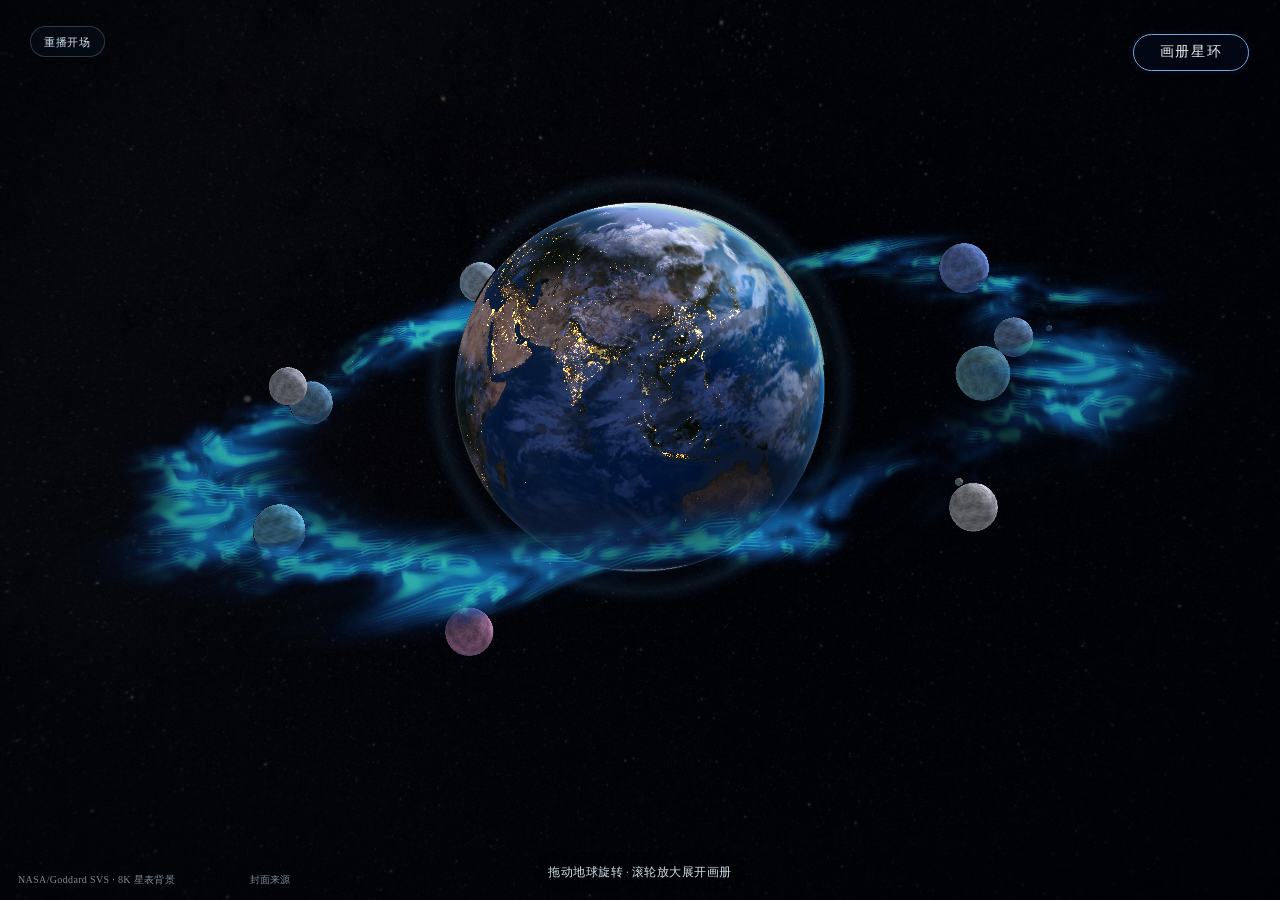
<file: index.html>
<!doctype html>
<html lang="zh-CN">
<head>
  <meta charset="utf-8">
  <meta name="viewport" content="width=device-width,initial-scale=1">
  <meta name="description" content="在旋转地球与星空之间，探索十本旅行画册与它们的记忆坐标。">
  <title>世界视觉档案 · AI 画册系统</title>
  <link rel="icon" type="image/svg+xml" href="data:image/svg+xml,%3Csvg xmlns='http://www.w3.org/2000/svg' viewBox='0 0 64 64'%3E%3Crect width='64' height='64' rx='12' fill='%23f4ead3'/%3E%3Ccircle cx='32' cy='32' r='22' fill='%2335556b'/%3E%3Cpath d='M10 33c9-8 18-4 25-13 4 7 11 10 19 9v12c-9-3-16-1-22 7-5-8-13-8-22-4z' fill='%23ad563f'/%3E%3C/svg%3E">
  <link rel="stylesheet" href="system.css?v=20261015-earth5">
  <link rel="stylesheet" href="assets/cosmos-scene.css?v=20261015-earth5">
  <link rel="stylesheet" href="assets/orbit-players.css?v=20261015-earth5">
  <link rel="stylesheet" href="assets/editorial-projection.css?v=20261015-earth5">
  <link rel="stylesheet" href="assets/book-journey.css?v=20261015-earth5">
</head>
<body>
  <main class="atlas-shell" id="libraryView">
    <section class="library-hero" aria-labelledby="atlas-title">
      <div class="cosmos-stage">
        <canvas id="spaceCanvas" aria-hidden="true"></canvas>
        <canvas id="skyCanvas" aria-hidden="true"></canvas>
        <canvas id="orbitCanvas" aria-hidden="true"></canvas>
        <img id="cosmicFist" class="cosmic-hand-pose" src="assets/cosmos-v3/hand-fist.png" alt="" aria-hidden="true">
        <img id="cosmicUnfurl" class="cosmic-hand-pose" src="assets/cosmos-v3/hand-unfurl.png" alt="" aria-hidden="true">
        <img id="supportingHand" class="supporting-hand" src="assets/cosmos-v3/supporting-hand.png" alt="" aria-hidden="true">
        <canvas id="earthCanvas" aria-hidden="true"></canvas>
        <canvas id="nebulaCanvas" aria-hidden="true"></canvas>
        <canvas id="effectsCanvas" aria-hidden="true"></canvas>
        <div id="cosmicIntroVeil" aria-hidden="true"></div>
        <button id="globeControl" class="globe-control" aria-label="拖动地球旋转，方向键调整方向" title="拖动地球旋转"></button>
        <svg id="orbitGuides" class="orbit-guides" aria-hidden="true"><ellipse id="orbitGuideOne"/><ellipse id="orbitGuideTwo"/></svg>
        <div class="orbital-library" id="shelf" role="group" aria-label="彩色小星球与十本旅行画册" aria-hidden="false"></div>
        <svg class="projection-beam" id="projectionBeam" aria-hidden="true">
          <defs><linearGradient id="hologramLight" x1="0" y1="1" x2="0" y2="0"><stop offset="0" stop-color="#b6e7ff" stop-opacity=".34"/><stop offset=".7" stop-color="#66b7ff" stop-opacity=".19"/><stop offset="1" stop-color="#86cfff" stop-opacity=".06"/></linearGradient></defs>
          <polygon id="projectionCone" fill="url(#hologramLight)"/>
          <path id="projectionLine" fill="none" stroke="#b8e4ff" stroke-opacity=".72" stroke-width="1"/>
        </svg>
        <figure class="memory-projection" id="memoryProjection" aria-hidden="true">
          <div class="projection-image"><img id="projectionImage" src="assets/covers-v2/nanchang-day.jpg" alt=""></div>
          <img class="projection-map" id="projectionMap" src="assets/travel-maps-v2/nanchang.svg" alt="">
          <figcaption><span id="projectionTitle"></span><small id="projectionPlace"></small><ol id="projectionLandmarks"></ol><small id="projectionCoordinates" class="projection-coordinates"></small></figcaption>
          <div class="projection-credits"><a id="projectionCredit" target="_blank" rel="noopener"></a><small id="projectionMapCredit"></small></div>
          <button id="openTravelPhoto" class="photo-expand" aria-label="查看完整地理摄影" title="查看完整地理摄影"><svg viewBox="0 0 24 24" aria-hidden="true"><path d="M9 3H3v6m12-6h6v6M3 15v6h6m12-6v6h-6"/></svg></button>
        </figure>
      </div>

      <button class="atlas-toggle" id="toggleAtlas" aria-label="展开半透明画册星环" aria-expanded="false" aria-controls="shelf">
        <svg viewBox="0 0 30 30" aria-hidden="true"><circle cx="15" cy="15" r="8"/><circle cx="15" cy="15" r="2"/><path d="M4 15h3m16 0h3M15 4v3m0 16v3"/></svg>
        <span>画册星环</span>
      </button>
      <button id="replayCosmicIntro" class="cosmic-replay" aria-label="重播四秒星云开场">重播开场</button>

      <h1 class="atlas-accessible-title" id="atlas-title">世界旅行画册</h1>

      <div class="earth-interface" aria-hidden="true">
        <p><span>EARTH / MEMORY COORDINATES</span><b id="locationReadout">AUTO ORBIT</b></p>
        <i></i>
      </div>
      <p class="journey-status" id="journeyStatus" role="status" aria-live="polite"></p>
      <p class="orbit-hint" id="orbitHint">拖动地球旋转 · 滚轮放大展开画册</p>
      <a class="sky-credit" href="https://svs.gsfc.nasa.gov/3895/" target="_blank" rel="noopener">NASA/Goddard SVS · 8K 星表背景</a>
      <a class="cover-credit" href="https://github.com/chenyi380/visual-photobook-atlas/blob/main/MEDIA-SOURCES.md" target="_blank" rel="noopener">封面来源</a>
    </section>
  </main>

  <section class="reader-layer" id="readerLayer" aria-hidden="true">
    <header>
      <button id="closeReader" aria-label="返回画册星环">← 返回画册星环</button>
      <p><span id="readerBookTitle">南昌</span><small id="readerBookIssue">NANCHANG</small></p>
      <span class="header-balance" aria-hidden="true"></span>
    </header>
    <iframe id="bookFrame" title="互动画册阅读器" loading="eager"></iframe>
  </section>

  <dialog id="travelPhotoDialog" aria-label="完整地理摄影预览"><button id="closeTravelPhoto" class="photo-close" aria-label="关闭地理摄影预览">×</button><div id="travelPhotoContent"></div></dialog>
  <canvas id="journeyCanvas" aria-hidden="true"></canvas>
  <script src="system.js?v=20261015-earth5"></script>
</body>
</html>
</file>
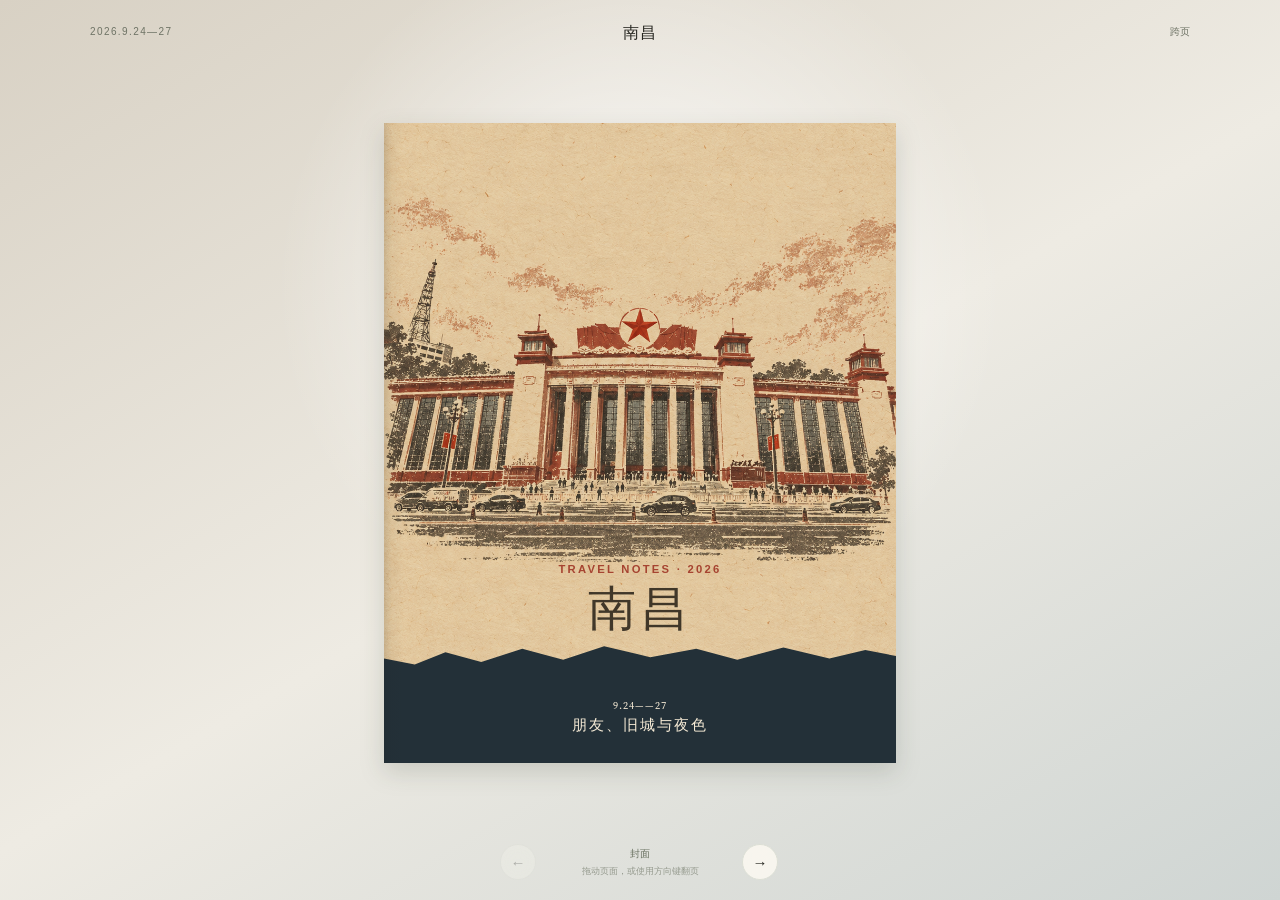
<file: books/nanchang/index.html>
<!doctype html>
<html lang="zh-CN">
<head>
  <meta charset="utf-8">
  <meta name="viewport" content="width=device-width,initial-scale=1">
  <meta name="description" content="2026年9月24日至27日南昌之旅拼贴画册，共收录79张照片。">
  <title>南昌旅行画册</title>
  <link rel="stylesheet" href="styles.css">
  <link rel="stylesheet" href="collage.css">
</head>
<body>
<main class="room">
  <header class="book-header">
    <span>2026.9.24—27</span><h1>南昌</h1><span id="orientation">打开画册</span>
  </header>
  <section class="stage" aria-label="南昌之旅互动拼贴画册">
    <div class="book-rig">
      <div id="book" class="book" data-page-width="512" data-page-height="640">
        <article class="book-page art-page cloth collage-cover recto" data-density="hard" aria-label="封面">
          <div class="cover-memory" aria-hidden="true">
            <img src="assets/art/station-print.png" alt="">
          </div>
          <div class="cover-copy">
            <p>TRAVEL NOTES · 2026</p>
            <h2>南昌</h2>
          </div>
          <div class="cover-date">9.24——27<br><span>朋友、旧城与夜色</span></div>
        </article>
        <article class="book-page art-page cloth collage-back verso" data-density="hard" aria-label="封底">
          <span class="back-mark">南昌 · 2026</span>
          <p>Clay / Blessing / Wheel / Square / Eaves / Night</p>
        </article>
      </div>
    </div>
  </section>
  <footer class="controls" aria-label="画册翻页控制">
    <button id="previous" type="button" aria-label="上一页">←</button>
    <div class="status" aria-live="polite"><span id="page-status">封面</span><small>拖动页面，或使用方向键翻页</small></div>
    <button id="next" type="button" aria-label="下一页">→</button>
  </footer>
</main>
<script src="vendor/page-flip.browser.js"></script>
<script src="book-data.js"></script>
<script src="flipbook.js"></script>
</body>
</html>
</file>
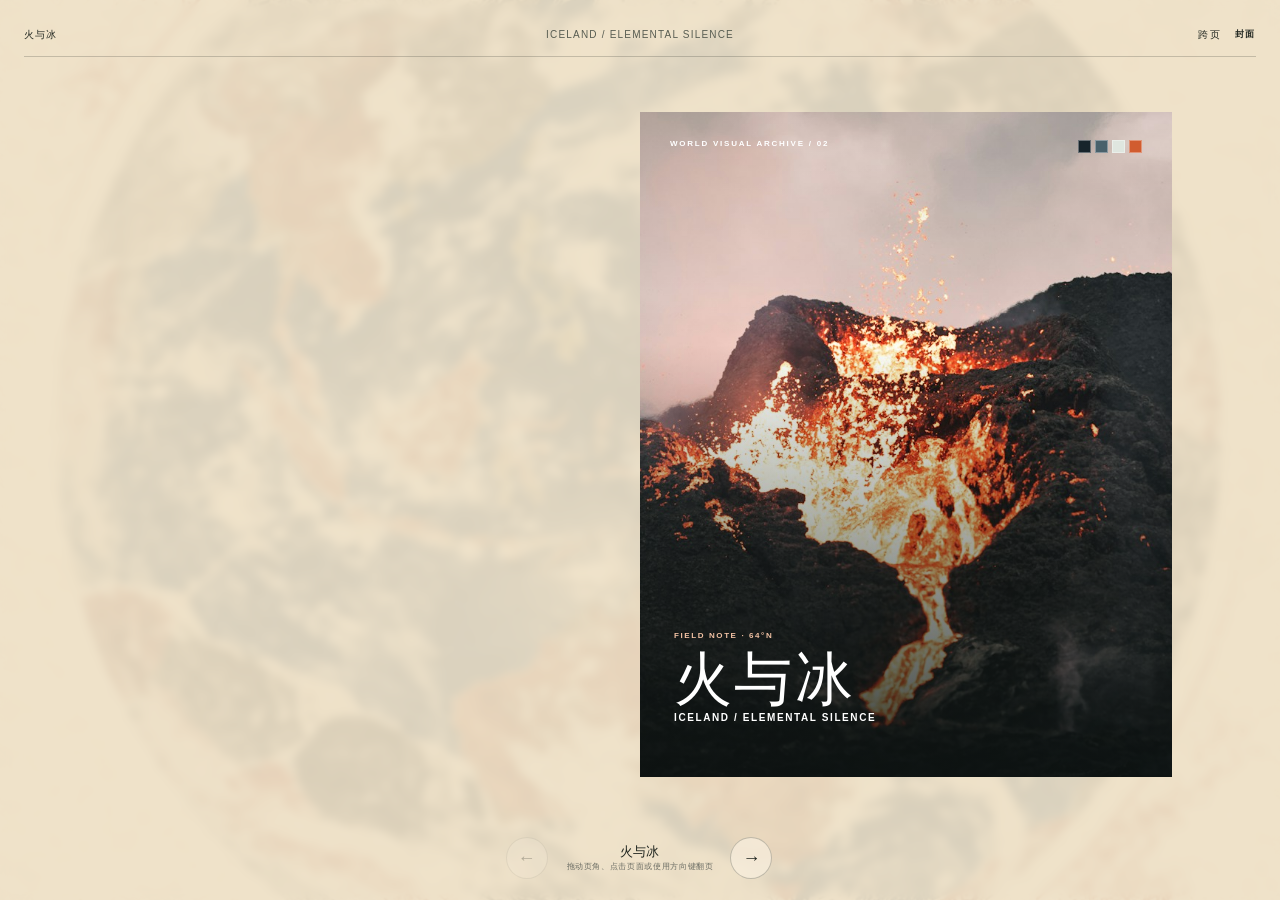
<file: reader.html>
<!doctype html>
<html lang="zh-CN">
<head>
  <meta charset="utf-8">
  <meta name="viewport" content="width=device-width,initial-scale=1">
  <meta name="description" content="世界视觉档案主题画册阅读器">
  <title>世界视觉档案 · 主题画册</title>
  <link rel="stylesheet" href="reader.css">
</head>
<body>
  <main class="reader-shell">
    <header class="reader-head">
      <p><span id="headTitle">火与冰</span></p>
      <p class="head-center" id="headEnglish">ICELAND / ELEMENTAL SILENCE</p>
      <p class="head-status"><span id="orientation">跨页</span><b id="pageStatus">封面</b></p>
    </header>
    <section class="book-stage" aria-label="可翻页主题画册">
      <div id="book" data-page-width="512" data-page-height="640"></div>
    </section>
    <footer class="reader-controls">
      <button id="previous" aria-label="上一页">←</button>
      <p><b id="controlTitle">火与冰</b><span>拖动页角、点击页面或使用方向键翻页</span></p>
      <button id="next" aria-label="下一页">→</button>
    </footer>
  </main>
  <script src="shared/page-flip.browser.js"></script>
  <script src="reader-data.js"></script>
  <script src="reader.js"></script>
</body>
</html>
</file>
<file: system.css>
:root { --ink:#edf2f4; --red:#dd8769; --ice:#9cd7f4; --space:#010309; --serif:"Songti SC","STSong","Noto Serif CJK SC",Georgia,serif; --sans:'Atlas Player Sans',"PingFang SC","Microsoft YaHei",sans-serif; }
* { box-sizing:border-box; }
html,body { width:100%; height:100%; margin:0; }
body { overflow:hidden; color:var(--ink); background:var(--space); font-family:var(--serif); }
button { font:inherit; color:inherit; cursor:pointer; -webkit-tap-highlight-color:transparent; }
button:focus-visible { outline:1px solid #dcefff; outline-offset:5px; }
[hidden] { display:none !important; }
.atlas-shell { position:relative; height:100dvh; }
.library-hero { position:relative; height:100%; isolation:isolate; }
.cosmos-stage { position:fixed; z-index:0; inset:0; overflow:hidden; pointer-events:none; }
#spaceCanvas,#earthCanvas,#effectsCanvas { position:absolute; inset:0; display:block; width:100%; height:100%; }
#spaceCanvas { z-index:0; }
#earthCanvas { z-index:3; }
#effectsCanvas { z-index:4; }
.cosmos-stage::after { content:""; position:absolute; z-index:8; inset:0; pointer-events:none; background:radial-gradient(ellipse at 50% 52%,transparent 35%,rgb(0 0 0 / 12%) 74%,rgb(0 0 0 / 45%) 100%); }
.hero-copy { position:absolute; z-index:10; top:11%; width:100%; text-align:center; pointer-events:none; transition:opacity .6s,transform .8s; }
.eyebrow { margin:0 0 20px; color:#d79479; font:600 10px/1 var(--sans); letter-spacing:.32em; }
.hero-copy h1 { display:flex; align-items:baseline; justify-content:center; gap:.2em; margin:0; white-space:nowrap; font:400 clamp(38px,4.7vw,70px)/1.08 var(--serif); letter-spacing:-.055em; text-shadow:0 3px 24px #000; }
.hero-copy h1 em { color:var(--red); font-style:normal; }
body.orbits-open .hero-copy { opacity:0; transform:translateY(-25px) scale(.88); }
body.journey-active .hero-copy,body.destination-arrived .hero-copy { opacity:0; transform:translateY(-30px); }
.atlas-toggle { position:fixed; z-index:14; top:30px; right:36px; display:flex; gap:10px; align-items:center; padding:10px 16px 10px 11px; border:1px solid rgb(183 218 238 / 28%); border-radius:28px; background:rgb(7 17 29 / 46%); backdrop-filter:blur(18px); box-shadow:0 4px 25px rgb(0 0 0 / 20%); font:500 11px/1 var(--sans); letter-spacing:.12em; transition:background .3s,border-color .3s; }
.atlas-toggle:hover,.atlas-toggle[aria-expanded="true"] { background:rgb(28 59 78 / 60%); border-color:rgb(156 215 245 / 64%); }
.atlas-toggle svg { width:25px; height:25px; fill:none; stroke:#badff4; stroke-width:.9; }
.back-to-space { position:fixed; z-index:14; top:39px; left:36px; padding:8px 0; border:0; background:none; font:500 11px/1 var(--sans); letter-spacing:.08em; }
.orbital-library { display:contents; }
.orbital-book { position:absolute; left:0; top:0; width:var(--book-width,62px); height:var(--book-height,124px); margin:0; padding:0; border:0; background:var(--spine); color:var(--spine-text); transform-origin:center; transform-style:preserve-3d; visibility:hidden; opacity:0; pointer-events:none; box-shadow:7px 6px 15px rgb(0 0 0 / 56%),inset 3px 0 rgb(255 255 255 / 20%); border-radius:1px 3px 3px 1px; transition:opacity .55s,filter .25s,box-shadow .3s; }
.orbital-book::before { content:""; position:absolute; left:0; top:0; bottom:0; width:7px; z-index:2; background:linear-gradient(90deg,rgb(0 0 0 / 20%),rgb(255 255 255 / 10%),transparent); border-right:1px solid rgb(0 0 0 / 16%); }
.orbital-book::after { content:""; position:absolute; right:-5px; top:3px; bottom:3px; width:5px; background:repeating-linear-gradient(0deg,#e1d9c7 0 1px,#8e8e83 1px 2px); transform-origin:left; transform:rotateY(32deg); box-shadow:inset -2px 0 rgb(0 0 0 / 25%); }
body.orbits-open .orbital-book { visibility:visible; pointer-events:auto; }
.orbital-cover { display:block; height:62%; width:100%; overflow:hidden; border-bottom:1px solid rgb(255 255 255 / 14%); }
.orbital-cover img { display:block; height:100%; width:100%; object-fit:cover; filter:saturate(.68) contrast(1.02); }
.orbital-title { display:flex; flex-direction:column; align-items:flex-start; justify-content:center; height:38%; padding:7px 7px 6px 11px; gap:6px; overflow:hidden; text-align:left; }
.orbital-title b { font:400 13px/1.15 var(--serif); letter-spacing:.1em; white-space:nowrap; }
.orbital-title small { display:block; font:600 5px/1 var(--sans); letter-spacing:.08em; white-space:nowrap; opacity:.8; }
.type-kai .orbital-title b { font-family:KaiTi,STKaiti,var(--serif); font-size:14px; }
.type-sans .orbital-title b { font-family:var(--sans); font-size:11px; }
.type-fang .orbital-title b { font-family:FangSong,STFangsong,var(--serif); }
.type-bold .orbital-title b,.type-hei .orbital-title b { font-family:var(--sans); font-size:11px; font-weight:700; }
.orbital-book.active { filter:brightness(1.22); box-shadow:0 0 0 1px #d7edfa,0 0 30px rgb(85 190 250 / 44%),8px 8px 20px #000; }
.orbital-book.departing { opacity:0 !important; pointer-events:none !important; filter:brightness(2); }
.orbit-guides { position:absolute; inset:0; width:100%; height:100%; z-index:2; fill:none; stroke:rgb(142 202 240 / 19%); stroke-width:.6; opacity:0; transition:opacity .6s; }
body.orbits-open .orbit-guides { opacity:1; }
.memory-projection { position:absolute; z-index:9; top:0; left:0; width:244px; margin:0; border:1px solid rgb(171 222 249 / 36%); background:rgb(6 23 40 / 38%); box-shadow:0 0 45px rgb(95 172 232 / 15%),0 18px 30px rgb(0 0 0 / 24%); visibility:hidden; opacity:0; transform:translateY(12px) perspective(800px) rotateY(-8deg); transition:opacity .45s,transform .7s,visibility .45s; pointer-events:none; border-radius:4px; }
.memory-projection.visible { visibility:visible; opacity:1; transform:translateY(0) perspective(800px) rotateY(-8deg); }
.projection-image { position:relative; height:142px; overflow:hidden; background:#0f2840; }
.projection-image img { display:block; width:100%; height:100%; object-fit:cover; opacity:.83; filter:blur(1.1px) saturate(.65) contrast(.9); transform:scale(1.04); }
.projection-image::after { content:""; position:absolute; inset:0; background:linear-gradient(180deg,rgb(107 185 233 / 8%),transparent 40%,rgb(9 23 39 / 47%)),repeating-linear-gradient(0deg,transparent 0 3px,rgb(177 228 255 / 8%) 3px 4px); }
.projection-image i { position:absolute; inset:12px; border:1px solid rgb(218 242 255 / 18%); }
.memory-projection figcaption { display:flex; justify-content:space-between; gap:10px; align-items:center; padding:10px 12px; }
.memory-projection figcaption span { font:400 15px/1 var(--serif); letter-spacing:.12em; }
.memory-projection figcaption small { font:500 6px/1.4 var(--sans); color:#a5cde1; letter-spacing:.08em; text-align:right; max-width:150px; }
.projection-beam { position:absolute; inset:0; width:100%; height:100%; z-index:6; opacity:0; transition:opacity .35s; pointer-events:none; }
.projection-beam.visible { opacity:1; }
.earth-interface { position:fixed; z-index:10; left:36px; bottom:30px; display:flex; align-items:center; gap:16px; color:rgb(200 226 241 / 58%); pointer-events:none; }
.earth-interface p { margin:0; }
.earth-interface span,.earth-interface b { display:block; font-family:var(--sans); }
.earth-interface span { font-size:7px; font-weight:500; letter-spacing:.24em; }
.earth-interface b { margin-top:8px; font-size:8px; color:#b4d7eb; font-weight:500; letter-spacing:.15em; }
.earth-interface i { width:70px; height:1px; background:linear-gradient(90deg,#8baec4,transparent); }
.orbit-hint,.journey-status { position:fixed; z-index:11; bottom:34px; left:50%; transform:translateX(-50%); margin:0; color:#a5bccb; font:400 10px/1 var(--sans); letter-spacing:.14em; text-align:center; white-space:nowrap; pointer-events:none; transition:opacity .3s; }
.journey-status { opacity:0; color:#dceef9; }
.journey-status.visible { opacity:1; }
body.journey-active .orbit-hint,body.destination-arrived .orbit-hint { opacity:0; }
.location-entry { position:fixed; z-index:12; top:0; left:0; min-width:180px; padding:13px 31px 12px 15px; border:1px solid rgb(153 207 236 / 38%); border-left:2px solid #e1a079; background:rgb(5 21 36 / 87%); box-shadow:0 8px 32px rgb(0 0 0 / 25%); backdrop-filter:blur(16px); text-align:left; visibility:hidden; opacity:0; transform:translateY(8px); transition:opacity .5s,transform .5s,visibility .5s,border-color .3s; }
.location-entry.visible { opacity:1; visibility:visible; transform:none; }
.location-entry:hover { border-color:#e1c39a; background:rgb(11 37 55 / 96%); }
.location-entry b { font:400 24px/1 var(--serif); letter-spacing:.12em; }
.location-entry span { margin-left:11px; color:#a7c9de; font:400 9px/1 var(--sans); }
.location-entry small { display:block; margin-top:11px; color:#a5bdcc; font:400 9px/1 var(--sans); letter-spacing:.05em; }
.location-entry i { position:absolute; right:12px; top:12px; font:400 15px/1 var(--sans); color:#e8b38b; font-style:normal; }
.destination-map { position:fixed; z-index:11; right:6vw; top:28%; width:250px; padding:18px 18px 12px; color:#e5f5ff; background:rgb(4 15 28 / 88%); border:1px solid rgb(124 188 223 / 40%); border-top:2px solid #dd9870; box-shadow:0 18px 65px rgb(0 0 0 / 44%); backdrop-filter:blur(16px); opacity:0; visibility:hidden; transform:translateX(20px); transition:opacity .5s,transform .5s,visibility .5s; }
.destination-map.visible { opacity:1; visibility:visible; transform:none; }
.map-eyebrow { margin:0 0 12px; font:600 8px/1 var(--sans); letter-spacing:.2em; color:#d6a57f; }
.destination-map h2 { margin:0; }
.destination-map h2 button { display:block; padding:0; width:100%; border:0; background:none; text-align:left; font:400 26px/1.2 var(--serif); letter-spacing:.1em; }
.destination-map h2 button span { float:right; padding-top:10px; font:400 10px/1 var(--sans); color:#a0c8de; letter-spacing:.06em; }
.destination-map h2 button:hover { color:#f5c39f; }
.destination-map img { display:block; width:100%; margin-top:8px; }
.map-coordinate { margin:8px 0 0; padding-top:10px; border-top:1px solid rgb(123 183 214 / 24%); font:500 10px/1 var(--sans); letter-spacing:.1em; color:#b7d9eb; }
.reader-layer { position:fixed; z-index:30; inset:0; display:grid; grid-template-rows:54px 1fr; visibility:hidden; opacity:0; color:#263039; background:#efe2c8; transform:translateY(16px); transition:opacity .42s,transform .42s,visibility .42s; }
.reader-layer.open { visibility:visible; opacity:1; transform:none; }
.reader-layer>header { display:grid; grid-template-columns:1fr auto 1fr; align-items:center; padding:0 22px; border-bottom:1px solid rgb(43 48 41 / 22%); background:#f7eeda; }
.reader-layer header button { width:max-content; border:0; padding:10px 0; background:none; font:600 10px/1 var(--sans); letter-spacing:.08em; }
.reader-layer header p { margin:0; text-align:center; }
.reader-layer header p span,.reader-layer header p small { display:block; }
.reader-layer header p span { font:400 15px/1.1 var(--serif); }
.reader-layer header p small { margin-top:3px; color:#a44b35; font:600 7px/1 var(--sans); letter-spacing:.18em; }
.header-balance { min-width:100px; }
#bookFrame { width:100%; height:100%; border:0; background:transparent; }
@media(max-width:720px) {
  .atlas-toggle { top:22px; right:18px; padding:8px 12px 8px 8px; gap:5px; font-size:10px; }
  .atlas-toggle svg { width:22px; height:22px; }
  .back-to-space { top:32px; left:18px; font-size:10px; }
  .hero-copy { top:16%; }
  .eyebrow { font-size:7px; margin-bottom:16px; letter-spacing:.24em; }
  .hero-copy h1 { font-size:clamp(29px,8.3vw,40px); gap:.1em; }
  body.orbits-open .hero-copy { opacity:0; }
  .orbital-title { padding:5px 4px 5px 8px; gap:4px; }
  .orbital-title b { font-size:10px; letter-spacing:0; }
  .type-kai .orbital-title b { font-size:11px; }
  .type-sans .orbital-title b,.type-bold .orbital-title b,.type-hei .orbital-title b { font-size:9px; }
  .orbital-title small { font-size:4px; }
  .memory-projection { width:180px; }
  .projection-image { height:105px; }
  .memory-projection figcaption { padding:8px 9px; }
  .memory-projection figcaption span { font-size:13px; }
  .memory-projection figcaption small { font-size:5px; }
  .earth-interface { left:18px; bottom:20px; }
  .earth-interface span { display:none; }
  .earth-interface b { font-size:6px; letter-spacing:.03em; }
  .earth-interface i { width:24px; }
  .orbit-hint,.journey-status { bottom:53px; font-size:8px; letter-spacing:.04em; }
  .location-entry { min-width:170px; padding:12px 24px 11px 13px; }
  .location-entry b { font-size:21px; }
  .location-entry span { font-size:8px; margin-left:7px; }
  .location-entry small { font-size:8px; }
  .destination-map { top:auto; bottom:102px; right:18px; width:170px; padding:12px; }
  .destination-map h2 button { font-size:22px; }
  .destination-map h2 button span { float:none; display:block; padding-top:6px; font-size:9px; }
  .map-eyebrow { font-size:6px; }
  .map-coordinate { font-size:8px; }
  .reader-layer>header { padding:0 12px; }
  .header-balance { min-width:70px; }
}
/* SpaceEngine-inspired night scene: glass surfaces remain real HTML controls. */
.orbital-book { visibility:visible; pointer-events:auto; background:none; color:#e6f1ff; box-shadow:none; border-radius:12px; transition:opacity .45s,filter .25s; }
.orbital-book::before,.orbital-book::after { display:none; }
.asteroid-art { position:absolute; inset:0; opacity:1; transition:opacity .8s,filter .3s; }
.asteroid-art>img { display:block; width:100%; height:100%; object-fit:contain; transform:rotate(var(--rock-turn)); filter:drop-shadow(0 2px 9px #000); }
.asteroid-art>span { position:absolute; left:50%; top:100%; transform:translateX(-50%); padding:4px 7px; color:#d5eaff; font:400 12px/1.3 var(--serif); white-space:nowrap; opacity:0; transition:opacity .3s; }
.orbital-book:hover .asteroid-art>span,.orbital-book:focus-visible .asteroid-art>span { opacity:1; }
.orbital-book:hover .asteroid-art { filter:drop-shadow(0 0 9px #80c4f77a) brightness(1.22); }
.holographic-book { position:absolute; inset:0; display:flex; align-items:center; gap:9px; padding:7px; border:1px solid rgb(170 207 255 / 66%); border-radius:10px; background:linear-gradient(130deg,rgb(91 117 183 / 24%),rgb(7 18 39 / 66%) 55%,rgb(64 91 163 / 20%)); box-shadow:inset 0 0 13px rgb(155 190 255 / 14%),0 0 13px rgb(98 149 238 / 17%); backdrop-filter:blur(8px); opacity:0; transform:scale(.3); transition:opacity .8s,transform .8s,border-color .3s,box-shadow .3s; overflow:hidden; }
body.orbits-open .asteroid-art { opacity:0; }
body.orbits-open .holographic-book { opacity:1; transform:scale(1); }
.orbital-cover { width:36%; height:100%; flex:none; border:0; border-radius:5px; }
.orbital-cover img { filter:saturate(.83); }
.orbital-title { height:100%; padding:0; flex:1; gap:7px; justify-content:center; }
.orbital-title b { font-size:clamp(16px,1.15vw,20px); letter-spacing:.04em; }
.orbital-title small { font:400 7px/1.25 Georgia,serif; letter-spacing:.09em; color:#b5cbe2; }
.type-kai .orbital-title b { font-size:clamp(17px,1.2vw,21px); }
.type-sans .orbital-title b { font-size:clamp(14px,1.03vw,18px); }
.type-bold .orbital-title b,.type-hei .orbital-title b { font-size:clamp(14px,1.03vw,18px); }
.orbital-book.active { filter:none; box-shadow:none; }
.orbital-book.active .holographic-book { border-color:#d2ecff; box-shadow:0 0 18px rgb(104 192 255 / 60%),inset 0 0 18px rgb(116 201 255 / 22%); background:linear-gradient(120deg,rgb(80 144 216 / 44%),rgb(6 22 45 / 82%)); }
.orbit-guides { stroke:rgb(132 180 248 / 46%); stroke-width:.7; filter:drop-shadow(0 0 3px rgb(110 160 255 / 25%)); }
.memory-projection { width:362px; height:204px; border:1px solid rgb(151 203 255 / 65%); border-radius:9px; overflow:hidden; transform:translateY(15px) scale(.94); box-shadow:0 0 30px rgb(79 159 252 / 21%),0 15px 30px #0008; }
.memory-projection.visible { transform:translateY(0) scale(1); }
.projection-image { position:absolute; inset:0; height:100%; background:#0c1826; }
.projection-image img { opacity:.9; filter:blur(.4px) saturate(.70); transform:scale(1.03); }
.projection-image::after { background:linear-gradient(90deg,rgb(5 19 35 / 89%),rgb(15 31 52 / 37%) 42%,rgb(14 37 55 / 3%) 80%),linear-gradient(180deg,rgb(37 79 106 / 26%),transparent 60%,rgb(3 14 29 / 47%)); }
.projection-map { position:absolute; height:166px; width:166px; right:12px; top:5px; object-fit:contain; opacity:.85; filter:drop-shadow(0 0 7px #78bffe); }
.memory-projection figcaption { position:absolute; left:18px; top:26px; display:flex; flex-direction:column; align-items:flex-start; gap:12px; padding:0; max-width:165px; text-shadow:0 2px 12px #000; }
.memory-projection figcaption span { font:400 26px/1.1 var(--serif); letter-spacing:.12em; }
.memory-projection figcaption small { font:400 8px/1.5 var(--sans); color:#c2def0; text-align:left; letter-spacing:.1em; max-width:150px; }
.projection-beam { z-index:5; }
.earth-interface { color:#b5c9de6b; }
@media(max-width:720px) {
  .holographic-book { padding:5px; gap:5px; border-radius:7px; }
  .orbital-cover { width:29px; border-radius:3px; }
  .orbital-title { gap:4px; padding:0; }
  .orbital-title b,.type-kai .orbital-title b { font-size:12px; }
  .type-sans .orbital-title b,.type-hei .orbital-title b,.type-bold .orbital-title b { font-size:11px; }
  .orbital-title small { font-size:5px; letter-spacing:0; }
  .memory-projection { width:252px; height:172px; }
  .projection-map { right:1px; top:13px; height:135px; width:135px; }
  .memory-projection figcaption { left:12px; top:21px; gap:10px; max-width:115px; }
  .memory-projection figcaption span { font-size:23px; }
  .memory-projection figcaption small { max-width:106px; font-size:6px; }
}
/* Reference-locked space atlas and Venice-style editorial map projection. */
#orbitCanvas { position:absolute; inset:0; width:100%; height:100%; z-index:2; pointer-events:none; }
.cosmos-stage::after { background:none; }
.hero-copy,.earth-interface { display:none; }
.atlas-toggle { top:30px; right:40px; padding:10px 19px; border-color:#8db8ff9c; box-shadow:0 0 10px #679cff15; background:#050d1a9c; }
.atlas-toggle svg { display:none; }
.planet-art { position:absolute; inset:0; opacity:1; transition:opacity .75s,filter .3s; }
.planet-art>img { display:block; width:100%; height:100%; object-fit:contain; transform:rotate(var(--rock-turn)); filter:drop-shadow(0 0 5px #77bfff66); }
.planet-art>span { position:absolute; left:50%; top:100%; transform:translateX(-50%); padding:6px 9px; font:400 13px/1.2 var(--serif); white-space:nowrap; opacity:0; transition:opacity .25s; text-shadow:0 0 10px #000; }
.orbital-book:hover .planet-art>span,.orbital-book:focus-visible .planet-art>span { opacity:1; }
.orbital-book:hover .planet-art { filter:brightness(1.18) drop-shadow(0 0 10px #acd6ff99); }
body.orbits-open .planet-art { opacity:0; }
.holographic-book { padding:7px; gap:9px; border:1px solid #a5c9ffb8; border-radius:9px; background:linear-gradient(130deg,#759bf82b,#08142fa8 65%,#3166aa2b); box-shadow:inset 0 0 14px #9dcaff29,0 0 15px #81b2ff26; }
.orbital-cover { width:49%; }
.orbital-title b { font-family:Georgia,'Songti SC','STSong',serif; font-size:clamp(16px,1.20vw,21px); font-weight:400; }
.orbital-title small { font:400 clamp(8px,.70vw,12px)/1.2 Georgia,'Times New Roman',serif; letter-spacing:.045em; }
.orbital-book.active .holographic-book { transform:translate(var(--feature-x,0px),var(--feature-y,0px)); border:1.5px solid #d6f3ff; box-shadow:0 0 7px #77c5ff,0 0 24px #63a4ffa6,inset 0 0 25px #3d91df66; background:linear-gradient(120deg,#4b91d885,#071a42d9); }
.orbit-guides { stroke:#80aaffc7; stroke-width:1.15; filter:drop-shadow(0 0 4px #568cff99); }
.memory-projection { width:500px; height:289px; border:1px solid #94c1ffb3; border-radius:8px; background:#acc3cd; box-shadow:0 0 5px #579bff8c,0 0 25px #549af633; }
.projection-image { background:#a7c4d1; }
.projection-image img { opacity:.82; object-position:50% 70%; filter:saturate(.43) brightness(1.20) contrast(.76); transform:scale(1.025); }
.projection-image::after { background:linear-gradient(180deg,#adc7d8d9 0%,#c4d8dfe0 34%,#cedce0bb 67%,#c1d1d359 100%); }
.projection-image::before { content:''; position:absolute; z-index:2; left:55%; top:0; width:45%; height:62%; background:radial-gradient(ellipse at 48% 28%,#fffef5ed 0%,#fffce2ad 9%,#fff3d94d 22%,transparent 57%); mix-blend-mode:screen; pointer-events:none; }
.projection-map { z-index:3; width:100%; height:100%; inset:0; object-fit:fill; opacity:1; filter:none; }
.memory-projection figcaption { z-index:4; left:4.7%; top:7.8%; max-width:45%; padding:0; gap:0; color:#334e5e; text-shadow:none; }
.memory-projection figcaption span { font:400 calc(51px * var(--projection-unit,.56))/1.15 Georgia,'Times New Roman',serif; letter-spacing:.21em; }
.memory-projection figcaption small { max-width:none; margin-top:6px; color:#334e5e; font:400 calc(19px * var(--projection-unit,.56))/1.2 Georgia,'Times New Roman',serif; letter-spacing:.3em; }
#projectionCoordinates { display:none; }
#projectionLandmarks { margin:17px 0 0; padding-left:18px; color:#354e5b; font:400 max(10px,calc(14px * var(--projection-unit,.56)))/1.55 Georgia,'Times New Roman',serif; letter-spacing:.01em; }
#projectionLandmarks li { padding-left:7px; white-space:nowrap; }
.projection-beam { filter:drop-shadow(0 0 5px #78c5ff55); }
.orbit-hint { bottom:38px; font:400 13px/1.4 Georgia,'Songti SC',serif; color:#bdcddd; letter-spacing:.12em; }
body:not(.orbits-open) .orbit-hint { bottom:18px; }
@media(max-width:720px) {
  .atlas-toggle { top:22px; right:18px; padding:8px 13px; }
  .holographic-book { padding:4px; gap:5px; }
  .orbital-cover { width:29px; }
  .orbital-title b,.type-kai .orbital-title b { font-size:11px; }
  .type-bold .orbital-title b,.type-hei .orbital-title b,.type-sans .orbital-title b { font-size:10px; }
  .orbital-title small { font-size:5px; }
  .memory-projection figcaption { left:4.7%; top:7.8%; gap:0; }
  #projectionLandmarks { font-size:6px; line-height:1.55; margin-top:10px; padding-left:11px; }
  #projectionLandmarks li { padding-left:3px; }
  .orbit-hint { font-size:9px; bottom:25px; }
}
@media(prefers-reduced-motion:reduce) { *,*::before,*::after { transition-duration:.001ms !important; } }
/* Reference 1 is the composition lock; the star background is real photography. */
#skyCanvas {position:absolute;inset:0;width:100%;height:100%;z-index:1;display:block;pointer-events:none;}
.orbit-guides {display:none;}
.orbital-book::before,.orbital-book::after {display:none;}
.orbital-book {transition:opacity .35s;}
body:not(.orbits-open) .planet-art>img {opacity:0;}
body[data-renderer="software-sphere"] .planet-art>img {opacity:1;}
.planet-art {filter:none !important;}
.planet-art>span {top:calc(100% + 4px);color:#edf3ff;font-size:12px;text-shadow:0 1px 8px #000;}
.holographic-book {padding:8px;gap:13px;border:1.2px solid #9cbcf5;border-radius:10px;background:linear-gradient(115deg,#192b51c9,#091426d4 75%);box-shadow:inset 0 0 18px #8fb7ff26,0 0 12px #649ff830;backdrop-filter:blur(3px);transition:opacity .8s,transform .8s,border-color .25s,box-shadow .25s;}
.orbital-cover {width:53%;border-radius:5px;height:100%;}
.orbital-cover img {filter:saturate(1.05) contrast(1.03);}
.orbital-title {gap:9px;overflow:visible;}
.orbital-title b {font:400 clamp(17px,1.23vw,26px)/1.15 'SimSun','Songti SC','STSong',serif;letter-spacing:.08em;}
.orbital-title small {font:400 clamp(9px,.72vw,16px)/1.2 Georgia,'Times New Roman',serif;letter-spacing:.025em;color:#dce9ff;opacity:1;}
.orbital-book.active .holographic-book {transform:scale(1);border:2px solid #d4f3ff;box-shadow:0 0 5px #b1e8ff,0 0 21px #4d9fff,inset 0 0 32px #4b83cc80;background:linear-gradient(115deg,#325888d9,#0b2347e6);}
.orbital-book.active .orbital-title b {font-size:clamp(22px,1.6vw,36px);}
.orbital-book.active .orbital-title small {font-size:clamp(9px,.72vw,16px);}
.orbital-book.active[data-book="nanchang"] .orbital-title small {font-size:clamp(11px,.9vw,20px);}
.orbital-book.active[data-book="naoshima"] .orbital-title b {font-size:clamp(18px,1.25vw,28px);letter-spacing:.035em;}
.orbital-book[data-book="nanchang"] .orbital-cover img {height:124%;transform:translateY(-4%) scale(1.07);transform-origin:50% 0%;object-position:40% top;}
.memory-projection {background:#101e36;border:1.3px solid #9ecaff;border-radius:10px;box-shadow:0 0 4px #80c7ff,0 0 20px #387ced50;}
.projection-image {background:#142744;}
.projection-image img {opacity:1;filter:saturate(1.05) contrast(1.02);transform:scale(1);object-position:center;}
.memory-projection[data-book="nanchang"] .projection-image img {transform:scale(1.075);object-position:center 55%;}
.projection-image::before {display:none;}
.projection-image::after {background:linear-gradient(90deg,#07152bef,#0a1734b8 27%,#16365216 62%,transparent),linear-gradient(180deg,#15245112,#04102c26);}
.projection-map {inset:3% auto auto 35%;width:31%;height:94%;object-fit:contain;opacity:1;filter:drop-shadow(0 0 3px #60adff) drop-shadow(0 0 8px #327aff);}
.memory-projection figcaption {left:5.8%;top:17%;max-width:29%;color:#e8f2ff;}
.memory-projection figcaption span {font:400 calc(30px * var(--projection-unit,1))/1.2 'SimSun','Songti SC',serif;letter-spacing:.12em;white-space:nowrap;}
.memory-projection figcaption small {font:400 calc(16px * var(--projection-unit,1))/1.4 Georgia,'Times New Roman',serif;letter-spacing:.07em;color:#e2efff;margin-top:7px;white-space:nowrap;}
#projectionLandmarks {display:none;}
#projectionCoordinates {display:block;font-size:calc(14px * var(--projection-unit,1));letter-spacing:.035em;margin-top:7px;}
.projection-beam {filter:none;}
.atlas-toggle {font:400 14px/1.2 'SimSun',serif;top:3.8vh;right:2.4vw;padding:9px 26px;background:#03112666;border-color:#76a8e4;}
.sky-credit {position:fixed;z-index:11;left:18px;bottom:14px;color:#aab8c9;font:400 10px/1.3 Georgia,serif;text-decoration:none;letter-spacing:.035em;}
.sky-credit:hover {color:#fff;text-decoration:underline;}
.orbit-hint {font:400 14px/1.4 'SimSun',serif;bottom:4.8vh;text-shadow:0 1px 5px #000,0 0 14px #000;}
@media(max-width:720px){
  .holographic-book{padding:4px;gap:5px;border-radius:6px;}
  .orbital-cover{width:46%;border-radius:3px;}
  .orbital-title{gap:4px;}
  .orbital-title b{font-size:11px;letter-spacing:.015em;}
  .orbital-title small{font-size:5px;letter-spacing:0;}
  .orbital-book.active .orbital-title b{font-size:12px;}
  .orbital-book.active .orbital-title small{font-size:5px;}
  .orbital-book.active[data-book="nanchang"] .orbital-title small{font-size:5px;}
  .orbital-book[data-book="naoshima"] .orbital-title b,.orbital-book.active[data-book="naoshima"] .orbital-title b{font-size:9px;letter-spacing:0;}
  .atlas-toggle{font-size:11px;top:18px;right:16px;padding:8px 15px;}
  .sky-credit{font-size:7px;left:10px;bottom:9px;}
  .orbit-hint{font-size:9px;bottom:28px;}
}
/* Curved cylindrical tiles and photo-preserving editorial projection. */
.globe-control{position:absolute;z-index:5;border:0;border-radius:50%;background:transparent;color:transparent;padding:0;cursor:grab;touch-action:none;pointer-events:auto;}
.globe-control[data-dragging="true"]{cursor:grabbing;}
.globe-control:focus-visible{outline:1px dashed #9ac9eb;outline-offset:8px;}
.curved-tile{display:block;padding:0;border:0;background:none;box-shadow:none;backdrop-filter:none;border-radius:0;transform-style:preserve-3d;overflow:visible;}
.orbital-book{transform-style:preserve-3d;will-change:transform;filter:none!important;box-shadow:none!important;}
.tile-segment{position:absolute;left:50%;top:0;width:calc(var(--book-width) / 11 + .55px);height:100%;margin-left:calc(var(--book-width) / -22);overflow:hidden;backface-visibility:hidden;}
.tile-face{position:absolute;top:0;left:calc(var(--segment) * var(--book-width) / -11);width:var(--book-width);height:100%;display:flex;align-items:center;padding:8px;gap:13px;border:1.2px solid #91bcf4;border-radius:10px;background:linear-gradient(110deg,#1a3155e6,#071124e6);box-shadow:inset 0 0 19px #6aa8ef30;}
.orbital-book.active .curved-tile{border:0;box-shadow:none;background:none;transform:none;}
.orbital-book.active .tile-face{border:2px solid #8edaff;box-shadow:inset 0 0 21px #5197df70;background:linear-gradient(115deg,#254a7bdc,#102746ed);}
.orbital-cover img,.orbital-book[data-book="nanchang"] .orbital-cover img{filter:none;height:100%;transform:none;object-position:center;}
.memory-projection{border:1px solid #aecbdd66;border-radius:3px;background:none;box-shadow:0 0 18px #74bfff18;overflow:hidden;}
.projection-image{inset:0;background:none;}
.projection-image img,.memory-projection[data-book="nanchang"] .projection-image img{height:100%;width:100%;object-fit:contain;opacity:1;filter:none;transform:none;object-position:center;}
.projection-image::after{display:none;}
.projection-map{inset:0 auto auto 18%;width:80%;height:38%;object-fit:contain;object-position:50% 0%;opacity:.88;filter:none;}
.memory-projection figcaption{left:4.4%;top:6%;max-width:84%;color:#263539;text-shadow:none;}
.memory-projection figcaption span{font:400 calc(18px * var(--projection-unit,1))/1.15 Georgia,'Times New Roman',serif;letter-spacing:.20em;white-space:normal;}
.memory-projection figcaption small{font:italic 400 calc(11px * var(--projection-unit,1))/1.4 Georgia,'Times New Roman',serif;letter-spacing:.13em;color:#354347;margin-top:5px;white-space:normal;}
.memory-projection figcaption ol{display:none;}
.projection-coordinates{display:block!important;font-size:calc(9px * var(--projection-unit,1))!important;font-style:normal!important;letter-spacing:.03em!important;margin-top:5px;}
.memory-projection[data-book="lava-field"] figcaption,.memory-projection[data-book="dune-notes"] figcaption,.memory-projection[data-book="lava-field"] figcaption small,.memory-projection[data-book="dune-notes"] figcaption small{color:#ece9df;}
.memory-projection.visible{pointer-events:auto;}
.photo-expand{position:absolute;z-index:10;right:7px;top:7px;padding:5px;width:25px;height:25px;background:#07172680;border:1px solid #c8d8df66;border-radius:3px;opacity:0;transition:opacity .2s;}
.projection-image,.projection-map,.memory-projection figcaption{pointer-events:none;}
.memory-projection:hover .photo-expand,.memory-projection:focus-within .photo-expand{opacity:1;}
.photo-expand svg{width:100%;height:100%;fill:none;stroke:#eef5f5;stroke-width:1.2;}
#travelPhotoDialog{padding:0;margin:auto;border:0;background:transparent;overflow:visible;max-width:94vw;max-height:94vh;}
#travelPhotoDialog::backdrop{background:#02070ee8;backdrop-filter:blur(6px);}
.memory-projection.photo-expanded{position:relative;transform:none;transition:none;box-shadow:none;border:0;}
.photo-close{position:absolute;right:-36px;top:0;z-index:20;width:30px;height:30px;padding:0;background:transparent;border:0;font:28px/1 Georgia,serif;color:#e5e7e5;}
.photo-expanded .projection-credits{font-size:11px;bottom:8px;left:10px;right:10px;}
.projection-credits{position:absolute;bottom:4px;left:6px;right:6px;display:flex;justify-content:space-between;gap:10px;color:#e3e8e9;font:7px/1.2 Georgia,serif;text-shadow:0 1px 3px #000;}
.projection-credits a{color:inherit;max-width:56%;text-decoration:none;}
.projection-credits small{font:inherit;text-align:right;}
.cover-credit{position:fixed;z-index:11;left:250px;bottom:14px;color:#aab8c9;font:10px/1.3 Georgia,serif;text-decoration:none;}
.cover-credit:hover{text-decoration:underline;color:white;}
.projection-beam.visible{opacity:1;}
@media(max-width:720px){
 .tile-face{padding:4px;gap:5px;border-radius:5px;}
 .memory-projection figcaption span{font-size:12px;}
 .memory-projection figcaption small{font-size:8px;}
 #projectionCoordinates{font-size:6px;}
 .projection-credits{font-size:5px;}
 .photo-close{right:0;top:-32px;}
 .photo-expanded .projection-credits{font-size:6px;}
 .cover-credit{left:174px;bottom:9px;font-size:7px;}
}
/* Continuous wheel reveal: no CSS timer fights the reversible camera coordinate. */
.holographic-book,.planet-art{transition:none!important;}
.holographic-book{opacity:var(--book-opacity,0)!important;}
.planet-art{opacity:var(--planet-opacity,1)!important;}
.orbital-book{transition:none;}
.tile-face{padding:calc(var(--book-width) * .035);gap:calc(var(--book-width) * .035);}
.tile-face .orbital-cover{width:47%;flex-shrink:0;}
.tile-face .orbital-title{min-width:0;}
.orbital-book.active .orbital-title b{font-size:clamp(17px,1.23vw,26px);}
.orbital-book.active .orbital-title small,.orbital-book.active[data-book="nanchang"] .orbital-title small{font-size:clamp(9px,.72vw,16px);}
.projection-map{inset:0;width:100%;height:100%;object-fit:fill;opacity:1;filter:none;}
.memory-projection figcaption{max-width:27%;}
.memory-projection figcaption span{font-size:calc(14px * var(--projection-unit,1));letter-spacing:.20em;}
.memory-projection figcaption small{font-size:calc(8.5px * var(--projection-unit,1));}
.memory-projection figcaption .projection-coordinates{font-size:calc(6px * var(--projection-unit,1))!important;}
.memory-projection.photo-expanded{width:min(1200px,85vw,calc((100vh - 100px) * var(--photo-ratio)))!important;height:auto!important;aspect-ratio:var(--photo-ratio);container-type:inline-size;}
.photo-expanded figcaption span{font-size:2.333cqw!important;}
.photo-expanded figcaption small{font-size:1.4167cqw!important;}
.photo-expanded figcaption .projection-coordinates{font-size:1cqw!important;}
#journeyCanvas{position:fixed;inset:0;z-index:40;width:100vw;height:100vh;pointer-events:none;display:none;}
#journeyCanvas.visible{display:block;pointer-events:auto;}
.journey-card{position:fixed;left:0;top:0;z-index:41;display:flex;align-items:center;gap:12px;padding:8px;background:#183252df;border:1px solid #a3ddff;border-radius:9px;color:#eff7ff;font:20px/1.2 SimSun,Georgia,serif;box-shadow:0 0 18px #77cfff;transform-origin:center;pointer-events:none;will-change:transform,opacity;}
.journey-card img{width:53%;height:100%;object-fit:cover;border-radius:4px;}
body.journey-active .orbital-book.active{opacity:0!important;}
body.journey-active #libraryView{pointer-events:none;}
body.journey-active .globe-control,body.journey-active .orbital-book,body.journey-active .memory-projection{pointer-events:none!important;}
@media(max-width:720px){
 .orbital-book.active .orbital-title b{font-size:11px;}
 .orbital-book.active .orbital-title small,.orbital-book.active[data-book="nanchang"] .orbital-title small{font-size:5px;}
 .orbital-book[data-book="naoshima"] .orbital-title b,.orbital-book.active[data-book="naoshima"] .orbital-title b{font-size:8px;}
 .memory-projection figcaption span{font-size:calc(14px * var(--projection-unit,1));}
 .memory-projection figcaption small{font-size:calc(8.5px * var(--projection-unit,1));}
 .journey-card{font-size:11px;padding:4px;gap:5px;}
}
</file>
<file: assets/cosmos-scene.css>
@font-face{font-family:'Atlas Player Sans';src:url('fonts/manrope-variable.ttf') format('truetype');font-weight:200 800;font-display:swap;}
.cosmos-stage{background:#000207;}
#skyCanvas{opacity:.27;transition:opacity 1.2s;}
.orbits-open #skyCanvas{opacity:.36;}
.cosmos-stage::after{background:radial-gradient(ellipse at 50% 44%,transparent 20%,#00040a30 65%,#000207b3 100%);}
.supporting-hand,.cosmic-hand-pose{position:absolute;z-index:2;height:auto;max-width:none;pointer-events:none;transform-origin:50% 0;will-change:opacity,transform;opacity:0;}
#nebulaCanvas{position:absolute;inset:0;z-index:4;width:100%;height:100%;pointer-events:none;}
#cosmicIntroVeil{position:fixed;inset:0;z-index:12;background:#000;opacity:1;pointer-events:none;will-change:opacity;}
.cosmic-intro-active .atlas-toggle,.cosmic-intro-active .orbit-hint,.cosmic-intro-active .sky-credit,.cosmic-intro-active .cover-credit{opacity:0;pointer-events:none;}
.cosmic-intro-active .orbital-book,.cosmic-intro-active .globe-control{pointer-events:none!important;}
.cosmic-replay{position:fixed;top:26px;left:30px;z-index:14;display:inline-flex;align-items:center;gap:7px;border:1px solid #8ea7c54d;border-radius:999px;padding:8px 13px;background:#07111b80;color:#d2e6f6;font:11px/1.2 'Atlas Player Sans','Microsoft YaHei',sans-serif;letter-spacing:.06em;cursor:pointer;}
.cosmic-replay svg{width:13px;height:13px;fill:none;stroke:currentColor;stroke-width:1.25;}
.cosmic-replay:hover{background:#162d4370;color:#fff;}
.cosmic-replay:focus-visible{outline:2px solid #c8e9ff;outline-offset:4px;}
.cosmic-intro-active .cosmic-replay{opacity:0;pointer-events:none;}
body.reading .cosmic-replay{display:none;}
.atlas-accessible-title{position:absolute;width:1px;height:1px;padding:0;margin:-1px;overflow:hidden;clip-path:inset(50%);white-space:nowrap;}
.orbit-hint{font-family:'Atlas Player Sans','Microsoft YaHei',sans-serif;font-size:12px;color:#d4e5ef;letter-spacing:.04em;line-height:1.7;bottom:4%;}
.sky-credit,.cover-credit{opacity:.75;font-size:10px;}
::selection{background:#94dfff;color:#071326;}
:focus-visible{outline-color:#f2e7ce;}
@media(max-width:720px){.orbit-hint{max-width:85vw;font-size:11px;white-space:normal;bottom:6%;}.sky-credit,.cover-credit{font-size:10px;bottom:10px;}.cover-credit{left:auto;right:10px;}.supporting-hand{z-index:2;}}
@media(max-width:720px){.cosmic-replay{top:22px;left:15px;font-size:10px;padding:7px 10px;}}
@media(prefers-reduced-motion:reduce){#cosmicIntroVeil{opacity:0!important;}.supporting-hand,.cosmic-hand-pose{display:none!important;}#skyCanvas{transition:none;}}
</file>
<file: assets/orbit-players.css>
/* One continuous curved glass silhouette, with borderless native content
   projected onto the same cylinder. There are no independent glass tiles. */
.orbital-book[data-player="travel"] {
  color:#fff9ed;
  cursor:pointer;
  outline-offset:8px;
  -webkit-tap-highlight-color:transparent;
}
.orbital-book[data-player="travel"]::before{display:none;}
.orbital-book[data-player="travel"]:focus-visible {
  outline:1px solid #fff0d5;
  border-radius:12px;
}
.orbital-book .travel-player,
.orbital-book.active .travel-player {
  inset:0;
  display:block;
  padding:0;
  border:0;
  border-radius:0;
  background:none;
  box-shadow:none;
  transform:none;
  overflow:visible;
  backdrop-filter:none;
}
.travel-player .tile-segment {
  left:0;
  top:0;
  z-index:3;
  margin:0;
  overflow:hidden;
  width:calc(var(--book-width) / 31 + .45px);
  height:100%;
  transform-origin:0 0;
  transform-style:flat;
  backface-visibility:visible;
  pointer-events:none;
}
.travel-player .player-glass {
  position:absolute;
  z-index:0;
  inset:0;
  display:block;
  backdrop-filter:blur(5px) saturate(.82);
  background:rgb(203 197 177 / 3%);
  pointer-events:none;
}
.travel-player .player-shell {
  position:absolute;
  z-index:2;
  inset:0;
  display:block;
  width:100%;
  height:100%;
  overflow:visible;
  pointer-events:none;
  filter:drop-shadow(0 8px 14px rgb(0 0 0 / 28%));
}
.player-shell .player-rim {
  stroke-width:1.3px;
  stroke-opacity:.85;
  vector-effect:non-scaling-stroke;
  stroke-linejoin:round;
}
.player-shell .player-surface {fill-opacity:.84;transition:fill-opacity .2s;}
.orbital-book.active .player-shell .player-rim,
.orbital-book:focus-visible .player-shell .player-rim {
  stroke-width:1.8px;
  stroke-opacity:1;
}
.orbital-book.active .player-shell .player-surface {fill-opacity:1;}
.orbital-book[data-player="travel"]:focus-visible {outline:none;}
.orbital-book:focus-visible .player-shell {filter:drop-shadow(0 0 3px #fff2d7) drop-shadow(0 7px 14px rgb(0 0 0 / 28%));}
.travel-player .tile-face,
.orbital-book.active .travel-player .tile-face {
  left:calc(var(--segment) * var(--book-width) / -31);
}
.travel-player .tile-face,
.orbital-book.active .travel-player .tile-face {
  display:flex;
  flex-direction:column;
  align-items:stretch;
  justify-content:flex-start;
  gap:0;
  padding:calc(var(--book-width) * .068) calc(var(--book-width) * .088);
  border:0;
  border-radius:0;
  background:none;
  box-shadow:none;
  color:#fff9ee;
  backdrop-filter:none;
  font-family:'Atlas Player Sans','Microsoft YaHei',sans-serif;
  font-variant-numeric:tabular-nums;
  font-size:calc(var(--book-width) * .052);
  font-weight:400;
  line-height:1.3;
  text-align:left;
  text-shadow:0 1px 4px rgb(1 5 9 / 75%);
  transition:none;
}
.player-heading {
  display:flex;
  align-items:center;
  justify-content:space-between;
  gap:8%;
  min-height:31%;
}
.player-copy {display:flex;flex-direction:column;gap:2%;min-width:0;}
.player-copy b {
  display:block;
  overflow:hidden;
  color:inherit;
  font-family:inherit;
  font-size:calc(var(--book-width) * .071);
  font-weight:550;
  line-height:1.16;
  letter-spacing:.035em;
  white-space:nowrap;
}
.player-copy small {
  display:block;
  color:#fff7e9;
  font-family:inherit;
  font-size:calc(var(--book-width) * .041);
  font-weight:400;
  line-height:1.5;
  letter-spacing:.035em;
  white-space:nowrap;
}
.player-icon {
  display:block;
  flex-shrink:0;
  width:calc(var(--book-width) * .068);
  height:calc(var(--book-width) * .068);
  overflow:visible;
  fill:none;
  stroke:currentColor;
  stroke-width:1.35;
  stroke-linecap:round;
  stroke-linejoin:round;
}
.player-heading .player-icon-heart {
  width:calc(var(--book-width) * .047);
  height:calc(var(--book-width) * .047);
  fill:currentColor;
  stroke-width:0;
  margin-right:1%;
}
.player-progress {
  display:block;
  position:relative;
  height:1px;
  margin-top:7%;
  background:rgb(255 247 230 / 33%);
  box-shadow:0 1px 2px rgb(0 0 0 / 15%);
}
.player-progress i {
  position:absolute;
  left:0;
  top:0;
  height:1px;
  width:calc(var(--player-position) * 100%);
  background:#fff9e8;
}
.player-progress i::after {
  content:"";
  position:absolute;
  right:-2px;
  top:-1.5px;
  width:4px;
  height:4px;
  border-radius:50%;
  background:#fffbed;
}
.player-pagination {
  display:flex;
  justify-content:space-between;
  margin-top:2.5%;
  color:#fff4e0;
  font-size:calc(var(--book-width) * .029);
  letter-spacing:.035em;
}
.player-controls {
  display:flex;
  align-items:center;
  justify-content:space-between;
  width:100%;
  margin-top:auto;
  padding-top:2%;
}
.player-controls>.player-icon:first-child,
.player-controls>.player-icon:last-child {
  width:calc(var(--book-width) * .044);
  height:calc(var(--book-width) * .044);
  opacity:.78;
}
.player-icon-previous path,.player-icon-next path {fill:currentColor;}
.player-read {
  display:flex;
  align-items:center;
  justify-content:center;
  width:calc(var(--book-width) * .142);
  height:calc(var(--book-width) * .142);
  border-radius:50%;
  color:#444640;
  background:#fff8e9;
  box-shadow:0 2px 7px rgb(0 0 0 / 12%);
  text-shadow:none;
}
.player-read .player-icon {
  width:57%;
  height:57%;
  margin-left:6%;
  fill:currentColor;
  stroke:none;
}
@media(max-width:720px) {
  .travel-player .tile-face,.orbital-book.active .travel-player .tile-face {padding:calc(var(--book-width) * .07) calc(var(--book-width) * .08);}
  .player-copy b {font-size:calc(var(--book-width) * .09);}
  .player-copy small {font-size:calc(var(--book-width) * .047);}
  .player-pagination {font-size:calc(var(--book-width) * .04);}
  .player-read {width:calc(var(--book-width) * .17);height:calc(var(--book-width) * .17);}
  .player-progress {margin-top:6%;}
  .player-progress i::after {width:3px;height:3px;top:-1px;right:-1.5px;}
}
@media(prefers-reduced-motion:reduce) {
  .travel-player .tile-face {transition:none;}
}
</file>
<file: assets/editorial-projection.css>
/* Photo-first geographic editorial treatment; the underlying image is untouched. */
.memory-projection {
  --editorial-ink:#263c3c;
  border:0;
  border-radius:2px;
  background:none;
  box-shadow:0 16px 48px #0008;
  overflow:hidden;
}
.memory-projection .projection-image,
.memory-projection .projection-map {
  inset:0;
  width:100%;
  height:100%;
  margin:0;
  opacity:1;
  filter:none;
  transform:none;
}
.memory-projection .projection-image img,
.memory-projection[data-book="nanchang"] .projection-image img {
  width:100%;
  height:100%;
  object-fit:contain;
  object-position:center;
  opacity:1;
  filter:none;
  transform:none;
}
.memory-projection .projection-image::before,
.memory-projection .projection-image::after {display:none;content:none;}
.memory-projection .projection-map {object-fit:fill;}
.memory-projection figcaption {
  inset:6.3% auto auto 4.5%;
  max-width:35%;
  padding:0;
  background:none;
  color:var(--editorial-ink);
  text-shadow:none;
}
.memory-projection figcaption span {
  display:block;
  margin:0;
  color:inherit;
  font-family:Baskerville,Georgia,'Times New Roman',serif;
  font-size:calc(17px * var(--projection-unit,1));
  font-weight:400;
  line-height:1.3;
  letter-spacing:.205em;
  text-wrap:balance;
  white-space:normal;
}
.memory-projection figcaption small {
  display:block;
  margin-top:calc(6px * var(--projection-unit,1));
  color:inherit;
  font-family:Baskerville,Georgia,'Times New Roman',serif;
  font-size:calc(8.5px * var(--projection-unit,1));
  font-style:normal;
  font-weight:400;
  line-height:1.55;
  letter-spacing:.12em;
  white-space:normal;
}
.memory-projection figcaption .projection-coordinates {
  font-size:calc(6.8px * var(--projection-unit,1))!important;
  font-style:italic!important;
  letter-spacing:.055em!important;
  margin-top:calc(9px * var(--projection-unit,1));
}
.memory-projection figcaption ol {display:none;}
.memory-projection[data-book="dune-notes"],
.memory-projection[data-book="earth-city"],
.memory-projection[data-tone="ivory"] {--editorial-ink:#f1e7d4;}
.memory-projection[data-book="lava-field"] figcaption,
.memory-projection[data-book="dune-notes"] figcaption,
.memory-projection[data-book="earth-city"] figcaption,
.memory-projection[data-book="lava-field"] figcaption small,
.memory-projection[data-book="dune-notes"] figcaption small,
.memory-projection[data-book="earth-city"] figcaption small {color:var(--editorial-ink);}
.memory-projection[data-book="morocco"] figcaption {--editorial-ink:#243b3a;}
.memory-projection .projection-credits {
  left:1.25%;
  right:1.25%;
  bottom:1.1%;
  gap:4%;
  font-size:calc(5.8px * var(--projection-unit,1));
  line-height:1.3;
  color:#fff;
  text-shadow:0 1px 2px #000;
}
.memory-projection .projection-credits a {text-decoration:none;text-underline-offset:.18em;}
.memory-projection .projection-credits a:hover {text-decoration:underline;}
.memory-projection .photo-expand {
  top:6px;
  right:6px;
  border:0;
  background:#17282b9c;
  color:#fff;
  border-radius:3px;
}
.memory-projection .photo-expand:focus-visible,
.memory-projection .projection-credits a:focus-visible {outline:2px solid #fff3d8;outline-offset:3px;}
.memory-projection.photo-expanded {border:0;border-radius:0;box-shadow:none;}
.memory-projection.photo-expanded figcaption span {font-size:2.8333cqw!important;}
.memory-projection.photo-expanded figcaption small {font-size:1.4167cqw!important;}
.memory-projection.photo-expanded figcaption .projection-coordinates {font-size:1.1333cqw!important;}
.memory-projection.photo-expanded .projection-credits {font-size:.9667cqw;}
@media (prefers-reduced-motion:reduce) {
  .memory-projection {transition:none!important;}
}
</file>
<file: assets/book-journey.css>
/* Hardcover, curved folios and gold title are now one native perspective mesh on
   journeyCanvas. Keeping a second CSS3D volume would introduce flat shutters,
   compositing conflicts and a visible duplicate during the final V-shaped opening. */
.journey-card.journey-book{display:none!important;pointer-events:none;}
body.journey-active .atlas-toggle{pointer-events:none;}
</file>
<file: books/nanchang/styles.css>
@import url("style/book-style.css");
:root { --page-ratio: .8; color: var(--ink); background: #fff; font-family: var(--book-serif); font-synthesis: none; }
* { box-sizing: border-box; }
html, body { margin: 0; min-height: 100%; }
body { overflow: hidden; background: #fff; }
button { color: inherit; font: inherit; }
.room { display: grid; grid-template-rows: auto minmax(0, 1fr) auto; height: 100dvh; padding: 22px 24px 20px; }
.book-header { display: grid; grid-template-columns: 1fr auto 1fr; align-items: center; gap: 20px; width: min(100%, 1100px); margin: auto; }
.book-header h1 { margin: 0; font: 400 16px/1.3 var(--book-serif); letter-spacing: -.01em; }
.book-header a, .book-header span { font: 400 10px/1.4 var(--book-sans); color: #6e7365; text-decoration: none; }
.book-header span:last-child { text-align: right; }
.stage { position: relative; display: grid; place-items: center; min-height: 0; padding: 16px 0; }
/* PageFlip derives leaf height from width. Reserve room for navigation. */
.book-rig { display: grid; place-items: center; width: min(100%, calc((100dvh - 140px) * var(--page-ratio) * 2), calc(640px * var(--page-ratio) * 2)); height: min(calc(100dvh - 140px), 640px); }
.book { position: relative; isolation: isolate; filter: drop-shadow(0 9px 12px rgb(29 37 21 / 15%)); transition: translate 760ms ease; }
.book[data-layout="landscape"][data-edge="front"] { translate: -25% 0; }
.book[data-layout="landscape"][data-edge="back"] { translate: 25% 0; }
.book-page { position: relative; overflow: hidden; background: var(--paper); }
.book-page.--left::before, .book-page.--right::before { position: absolute; inset-block: 0; z-index: 3; width: clamp(14px, 4%, 28px); content: ""; pointer-events: none; }
.book-page.--left::before { right: 0; background: linear-gradient(to left, rgb(28 30 24 / 12%), rgb(28 30 24 / 3%) 40%, transparent); }
.book-page.--right::before { left: 0; background: linear-gradient(to right, rgb(28 30 24 / 12%), rgb(28 30 24 / 3%) 40%, transparent); }
.controls { display: grid; grid-template-columns: 38px 1fr 38px; align-items: center; gap: 20px; width: min(100%, 280px); margin: auto; }
.controls button { border: 1px solid #dcdfd5; border-radius: 50%; width: 36px; height: 36px; padding: 0; background: #fff; font: 400 15px var(--book-sans); cursor: pointer; }
.controls button:disabled { opacity: .28; cursor: default; }
.status { display: grid; gap: 4px; text-align: center; }
.status span { font: 400 10px/1.4 var(--book-sans); letter-spacing: .04em; color: #666e5d; }
.status small { font: 400 9px/1.4 var(--book-sans); color: #969b8f; }
a:focus-visible, button:focus-visible { outline: 2px solid #6b735d; outline-offset: 4px; }
@media (max-width: 700px) { .room { padding: 16px 9px; } .book-header { grid-template-columns: 1fr auto; } .book-header h1 { font-size: 13px; } .book-header #orientation { display: none; } }
@media (prefers-reduced-motion: reduce) { .book { transition: none; } }
@media print { body { overflow: visible; } .book-header, .controls { display: none; } }
</file>
<file: books/nanchang/collage.css>
:root {
  --paper: #efe2c8;
  --paper-light: #f6edda;
  --ink: #262620;
  --red: #a64431;
  --moss: #59624a;
  --blue: #667784;
  --mustard: #d49b2f;
  --night: #233038;
}

body {
  color: var(--ink);
  background:
    radial-gradient(circle at 50% 32%, rgb(255 255 255 / 86%), transparent 41%),
    linear-gradient(150deg, #d8d1c4, #eeebe3 52%, #cfd5d3);
}

.book-header h1 { font-weight: 400; letter-spacing: .08em; }
.book-header > span:first-child { letter-spacing: .14em; }
.controls button { background: rgb(255 252 244 / 78%); backdrop-filter: blur(9px); }

.art-page.paper,
.art-page.chapter-spread,
.art-page.closing-page {
  background-color: var(--paper-light);
  background-image: url("style/paper-grain.svg");
  background-repeat: repeat;
}

.collage-cover,
.collage-back {
  background-color: var(--night);
  background-image: linear-gradient(145deg, rgb(255 255 255 / 4%), transparent 45%), url("style/cloth-weave.svg");
}

.book-page.art-page.collage-cover::after {
  content: "";
  position: absolute;
  inset: auto 0 0;
  height: 19%;
  background: var(--night);
  clip-path: polygon(0 14%, 6% 19%, 12% 9%, 19% 17%, 27% 6%, 35% 15%, 43% 4%, 52% 13%, 61% 6%, 69% 15%, 78% 5%, 87% 14%, 94% 7%, 100% 12%, 100% 100%, 0 100%);
  z-index: 2;
}

.cover-memory { position: absolute; inset: 0; background: var(--paper); overflow: hidden; }
.cover-memory img { width: 100%; height: 86%; object-fit: cover; object-position: 50% 52%; mix-blend-mode: multiply; }
.cover-copy { position: absolute; z-index: 3; left: 8%; right: 8%; top: 74%; color: #403729; text-align: center; transform: translateY(-50%); }
.cover-copy p { margin: 0 0 2.1cqw; color: var(--red); font: 700 2.2cqw/1 var(--book-sans); letter-spacing: .2em; }
.cover-copy h2 { margin: 0; font: 400 9.4cqw/.92 var(--book-serif); letter-spacing: .08em; }
.cover-date { position: absolute; z-index: 4; left: 7%; right: 7%; bottom: 4.1%; color: #f5ead5; font: 600 2.05cqw/1.5 var(--book-serif); letter-spacing: .09em; text-align: center; }
.cover-date span { font-size: 1.46em; letter-spacing: .13em; }
.collage-back p { position: absolute; left: 12%; right: 12%; bottom: 16%; margin: 0; color: #d7cbb5; font: 400 1.45cqw/1.5 var(--book-sans); letter-spacing: .12em; text-align: center; }

.intro-sheet { position: absolute; inset: 15% 13%; display: flex; flex-direction: column; justify-content: center; }
.intro-sheet .eyebrow,
.closing-page .eyebrow { margin: 0 0 4cqw; color: var(--red); font: 600 1.35cqw/1 var(--book-sans); letter-spacing: .2em; }
.intro-sheet h2 { margin: 0; font: 400 7.1cqw/1.08 var(--book-serif); }
.intro-sheet .lead { width: 82%; margin: 5cqw 0 0; color: #5e5a50; font: 400 2.3cqw/1.75 var(--book-serif); }
.chapter-spread { overflow: hidden; isolation: isolate; }
.chapter-spread .spread-memory { position: absolute; z-index: 1; top: -6%; width: 200%; height: 112%; object-fit: contain; object-position: center; mix-blend-mode: multiply; }
.chapter-spread.spread-left .spread-memory { left: 0; }
.chapter-spread.spread-right .spread-memory { left: -100%; }
.spread-copy { position: absolute; z-index: 4; left: 8%; bottom: 8%; width: 58%; padding: 3.4cqw 3.6cqw 3.2cqw; background: rgb(246 237 218 / 88%); box-shadow: 0 1.2cqw 3cqw rgb(53 43 28 / 12%); backdrop-filter: blur(2px); }
.spread-copy .chapter-index { display: block; margin-bottom: 1.6cqw; color: var(--red); font: 700 1.55cqw/1 var(--book-sans); letter-spacing: .18em; }
.spread-copy h2 { margin: 0; font: 400 6.7cqw/1 var(--book-serif); }
.spread-copy p { margin: 2cqw 0 2.3cqw; color: #514c43; font: 500 1.95cqw/1.5 var(--book-sans); letter-spacing: .04em; }
.spread-copy .phrase { color: #3e3b35; font: 600 1.5cqw/1 var(--book-sans); letter-spacing: .12em; }
.spread-photo { position: absolute; z-index: 4; top: 8%; right: 8%; width: 46%; height: 31%; margin: 0; padding: 1.35cqw 1.35cqw 3.7cqw; background: #f7efe1; box-shadow: 0 1.4cqw 3cqw rgb(55 45 31 / 23%); transform: rotate(2deg); }
.spread-photo img { display: block; width: 100%; height: 100%; object-fit: cover; }
.spread-photo figcaption { position: absolute; left: 1.5cqw; bottom: 1.1cqw; color: #625b50; font: 600 1.25cqw/1 var(--book-sans); letter-spacing: .12em; }
.spread-edge-label { position: absolute; z-index: 4; right: 6%; bottom: 5%; color: #554f45; font: 600 1.4cqw/1 var(--book-sans); letter-spacing: .16em; }
.chapter-spread.night .spread-memory { top: 0; height: 100%; object-fit: cover; object-position: center; mix-blend-mode: normal; }
.chapter-spread.night .spread-shade { position: absolute; z-index: 2; inset: 0; background: linear-gradient(90deg, rgb(13 17 23 / 24%), transparent 46%, rgb(13 17 23 / 10%)), linear-gradient(0deg, rgb(13 17 23 / 76%), transparent 52%); }
.chapter-spread.night .spread-copy { color: #f3e7d3; background: rgb(21 25 30 / 74%); box-shadow: none; }
.chapter-spread.night .spread-copy p,
.chapter-spread.night .spread-copy .phrase { color: #e1d0b7; }
.chapter-spread.night .spread-edge-label { color: #f0dfc7; }

/* Legacy single-page chapter rules remain harmless for older saved exports. */
.chapter-collage { overflow: hidden; }
.chapter-photo { position: absolute; inset: 0 0 47% 0; margin: 0; background: #d8d0bf; overflow: hidden; }
.chapter-photo img { width: 100%; height: 100%; object-fit: cover; }
.chapter-memory { position: absolute; inset: 49% 0 0; background: var(--paper-light); overflow: hidden; }
.chapter-memory img { width: 100%; height: 100%; object-fit: cover; object-position: 50% 55%; mix-blend-mode: multiply; }
.book-page.art-page.chapter-collage::after {
  content: "";
  position: absolute;
  z-index: 4;
  top: 45.2%;
  left: -2%;
  width: 104%;
  height: 6.3%;
  background: var(--paper-light) url("style/paper-grain.svg");
  clip-path: polygon(0 35%, 5% 18%, 11% 37%, 17% 12%, 24% 31%, 31% 8%, 38% 29%, 45% 14%, 52% 35%, 59% 10%, 66% 30%, 74% 12%, 82% 34%, 89% 9%, 95% 28%, 100% 16%, 100% 100%, 0 100%);
}
.chapter-label { position: absolute; z-index: 6; left: 0; right: 0; bottom: 0; padding: 7cqw 7% 3.6%; display: grid; grid-template-columns: auto 1fr; align-items: end; gap: 2.2cqw; background: linear-gradient(180deg, transparent, rgb(246 237 218 / 88%) 34%, var(--paper-light) 68%); }
.chapter-index { color: var(--red); font: 700 1.3cqw/1 var(--book-sans); letter-spacing: .18em; writing-mode: vertical-rl; }
.chapter-label h2 { margin: 0; font: 400 5.5cqw/1 var(--book-serif); }
.chapter-label p { grid-column: 2; margin: 1.4cqw 0 0; color: #5d594f; font: 500 1.32cqw/1.4 var(--book-sans); letter-spacing: .08em; }
.chapter-label .phrase { justify-self: end; color: #3e3b35; font: 500 1.1cqw/1 var(--book-sans); letter-spacing: .12em; }

.chapter-collage.night .chapter-photo { inset: 0; }
.chapter-collage.night .chapter-photo::after { content: ""; position: absolute; inset: 50% 0 0; background: linear-gradient(0deg, rgb(22 25 28 / 92%), rgb(22 25 28 / 28%)); }
.book-page.art-page.chapter-collage.night::after { top: 68%; background: #171a1d; }
.chapter-collage.night .chapter-label { color: #f2e4cf; }
.chapter-collage.night .chapter-label { background: linear-gradient(180deg, transparent, rgb(23 26 29 / 88%) 34%, #171a1d 68%); }
.chapter-collage.night .chapter-label p,
.chapter-collage.night .chapter-label .phrase { color: #d9c7ad; }

.collage-page { overflow: hidden; }
.collage-page::before { content: ""; position: absolute; inset: 0; opacity: .18; background: radial-gradient(circle at 20% 12%, #b47754 0 1px, transparent 1.4px) 0 0/28px 28px; }
.page-meta { position: absolute; z-index: 8; top: 5.8%; left: 7%; right: 7%; display: flex; justify-content: space-between; align-items: baseline; }
.page-meta b { color: var(--red); font: 700 1.48cqw/1 var(--book-sans); letter-spacing: .14em; }
.page-meta span { color: #686257; font: 600 1.34cqw/1 var(--book-sans); letter-spacing: .09em; }
.collage-field { position: absolute; inset: 11% 6.5% 11%; margin: 0; }
.photo-scrap { position: absolute; margin: 0; padding: 1.5cqw 1.5cqw 3.2cqw; background: #f6f0e4; box-shadow: 0 1.1cqw 2.1cqw rgb(61 49 34 / 17%); overflow: hidden; }
.photo-scrap::after { content: ""; position: absolute; inset: auto 0 0; height: 2.1cqw; background: var(--paper-light); clip-path: polygon(0 0, 7% 45%, 14% 18%, 22% 57%, 31% 21%, 39% 62%, 48% 26%, 57% 54%, 66% 20%, 74% 58%, 83% 24%, 92% 49%, 100% 12%, 100% 100%, 0 100%); }
.photo-scrap img { width: 100%; height: 100%; object-fit: cover; display: block; filter: saturate(.93) contrast(1.02); }
.photo-scrap.scan img { object-fit: contain; background: #eee7d9; }
.photo-scrap.scan.orient-cw img { transform: rotate(90deg) scale(.84); transform-origin: center; }
.photo-scrap.scan.orient-ccw img { transform: rotate(-90deg) scale(.84); transform-origin: center; }
.photo-scrap figcaption { position: absolute; left: 1.6cqw; right: 1.6cqw; bottom: .9cqw; color: #5e594f; font: 600 1.3cqw/1 var(--book-sans); letter-spacing: .06em; white-space: nowrap; overflow: hidden; text-overflow: ellipsis; }

.layout-2 .photo-scrap:nth-child(1) { left: 1%; top: 2%; width: 57%; height: 72%; transform: rotate(-2.2deg); }
.layout-2 .photo-scrap:nth-child(2) { right: 1%; bottom: 1%; width: 52%; height: 66%; transform: rotate(2.5deg); }
.layout-3 .photo-scrap:nth-child(1) { left: 1%; top: 1%; width: 60%; height: 52%; transform: rotate(-1.8deg); }
.layout-3 .photo-scrap:nth-child(2) { right: 0; top: 17%; width: 43%; height: 49%; transform: rotate(3deg); }
.layout-3 .photo-scrap:nth-child(3) { left: 15%; bottom: 0; width: 60%; height: 43%; transform: rotate(1deg); }
.layout-4 .photo-scrap { width: 47%; height: 43%; }
.layout-4 .photo-scrap:nth-child(1) { left: 0; top: 0; transform: rotate(-2.4deg); }
.layout-4 .photo-scrap:nth-child(2) { right: 0; top: 3%; transform: rotate(1.8deg); }
.layout-4 .photo-scrap:nth-child(3) { left: 3%; bottom: 0; transform: rotate(1.4deg); }
.layout-4 .photo-scrap:nth-child(4) { right: 2%; bottom: 2%; transform: rotate(-2deg); }
.layout-1 .photo-scrap { inset: 1% 4% 0; transform: rotate(-.8deg); }

.page-caption { position: absolute; z-index: 8; left: 7%; right: 12%; bottom: 6.5%; margin: 0; color: #504b43; font: italic 1.78cqw/1.35 var(--book-serif); }
.book-page.recto .page-caption { text-align: right; }
.book-page.verso .page-caption { left: 12%; right: 7%; }
.folio { position: absolute; z-index: 9; right: 3.7%; bottom: 2.8%; color: #756e63; font: 700 1.35cqw/1 var(--book-sans); }
.book-page.verso .folio { right: auto; left: 3.7%; }

.closing-wrap { position: absolute; inset: 14% 13%; display: flex; flex-direction: column; justify-content: center; }
.closing-wrap h2 { margin: 0 0 5cqw; font: 400 5.7cqw/1.15 var(--book-serif); }
.closing-wrap p { margin: 0; color: #5e594f; font: 400 2.2cqw/1.75 var(--book-serif); }
.closing-wrap .line { width: 42%; margin: 7cqw 0; border-top: 1px solid rgb(166 68 49 / 55%); }
@media (max-width: 700px) {
  .book-header { grid-template-columns: 1fr; text-align: center; }
  .book-header > span:first-child { display: none; }
}

@media (prefers-reduced-motion: reduce) {
  .photo-scrap { transform: none !important; }
}

@media (prefers-contrast: more) {
  .page-caption, .intro-sheet .lead, .chapter-label p { color: #26231f; }
}
</file>
<file: reader.css>
:root { --accent: #d15c2f; --theme-dark: #17242b; --paper: #f2e8d4; --ink: #202620; --serif: "Songti SC", "STSong", Georgia, serif; --sans: Inter, "PingFang SC", "Microsoft YaHei", sans-serif; }
* { box-sizing: border-box; }
html, body { min-height: 100%; margin: 0; }
body { overflow: hidden; color: var(--ink); background: #d8c7a9 url("assets/world-print.png") center / cover fixed; font-family: var(--serif); }
body::before { content: ""; position: fixed; inset: 0; background: rgb(239 226 201 / 89%); backdrop-filter: blur(5px); }
button { color: inherit; font: inherit; }
.reader-shell { position: relative; z-index: 1; display: grid; grid-template-rows: auto 1fr auto; min-height: 100dvh; padding: 13px 24px 16px; }
.reader-head { display: grid; grid-template-columns: 1fr auto 1fr; align-items: center; min-height: 44px; border-bottom: 1px solid rgb(33 40 33 / 21%); font-family: var(--sans); }
.reader-head p { margin: 0; }
.reader-head p:first-child { display: flex; gap: 14px; align-items: baseline; }
.reader-head b { color: var(--accent); font-size: 9px; letter-spacing: .18em; }
.reader-head span, .head-center { font-size: 10px; letter-spacing: .12em; }
.head-center { justify-self: center; color: #585d52; }
.head-status { justify-self: end; display: flex; gap: 14px; }
.head-status b { color: var(--ink); }
.book-stage { display: grid; min-height: 0; place-items: center; padding: 14px 0; }
#book { width: min(80vw, 1064px); height: min(76vh, 666px); }
.book-page { width: 512px; height: 640px; overflow: hidden; background: var(--paper); box-shadow: inset 0 0 0 1px rgb(31 37 30 / 10%); }
.page-content { position: relative; width: 100%; height: 100%; overflow: hidden; background: var(--paper) url("shared/paper-grain.svg"); }
.photo { position: relative; margin: 0; overflow: hidden; background: #cfc3ac; }
.photo img { display: block; width: 100%; height: 100%; object-fit: cover; }
.photo figcaption { position: absolute; right: 9px; bottom: 8px; padding: 5px 7px; color: #fff; background: rgb(17 23 20 / 68%); font: 600 8px/1.25 var(--sans); letter-spacing: .06em; }
.photo figcaption span { margin-right: 7px; color: #f3caa8; }
.cover-page > img { position: absolute; inset: 0; width: 100%; height: 100%; object-fit: cover; }
.cover-wash { position: absolute; inset: 0; background: linear-gradient(180deg, rgb(0 0 0 / 5%), transparent 35%, rgb(12 18 17 / 84%)); }
.cover-no { position: absolute; top: 28px; left: 30px; margin: 0; color: #fff; font: 700 8px/1 var(--sans); letter-spacing: .22em; }
.cover-title { position: absolute; left: 34px; right: 34px; bottom: 54px; color: #fff; }
.cover-title small { color: #f2c2a4; font: 700 8px/1 var(--sans); letter-spacing: .2em; }
.cover-title h1 { margin: 10px 0 6px; font: 400 58px/.95 var(--serif); letter-spacing: .04em; }
.cover-title p { margin: 0; font: 600 10px/1 var(--sans); letter-spacing: .16em; }
.cover-palette { position: absolute; right: 30px; top: 28px; display: flex; gap: 4px; }
.cover-palette i, .palette-row i { display: block; width: 13px; aspect-ratio: 1; background: var(--swatch); border: 1px solid rgb(255 255 255 / 35%); }
.endpaper { display: grid; place-items: center; color: var(--accent); }
.endpaper > p { position: absolute; left: 22px; top: 26px; margin: 0; font: 700 8px/1 var(--sans); letter-spacing: .26em; }
.endpaper small { position: absolute; right: 22px; bottom: 24px; font: 600 8px/1 var(--sans); letter-spacing: .15em; }
.orbit { width: 260px; aspect-ratio: 1; border: 1px solid var(--accent); border-radius: 50%; transform: rotate(-18deg); }
.orbit::before, .orbit::after { content: ""; position: absolute; border: 1px solid color-mix(in srgb, var(--accent), transparent 35%); border-radius: 50%; }
.orbit::before { inset: 26px -52px; }
.orbit::after { inset: -20px 54px; }
.orbit span { position: absolute; width: 17px; aspect-ratio: 1; border-radius: 50%; background: var(--accent); left: 22px; top: 48px; }
.page-kicker { margin: 0; color: var(--accent); font: 700 8px/1 var(--sans); letter-spacing: .22em; }
.manifesto { padding: 42px; }
.manifesto h2 { margin: 96px 0 34px; font: 400 56px/1 var(--serif); }
.manifesto blockquote { width: 75%; margin: 0; font: 400 20px/1.8 var(--serif); }
.large-number { position: absolute; right: 18px; bottom: -40px; color: color-mix(in srgb, var(--accent), transparent 78%); font: 700 210px/.8 var(--sans); }
.micro { position: absolute; left: 42px; bottom: 30px; margin: 0; font: 700 7px/1 var(--sans); letter-spacing: .18em; }
.full-bleed .photo.bleed { position: absolute; inset: 0; }
.full-bleed .photo.bleed figcaption { bottom: 19px; right: 18px; }
.side-word { position: absolute; left: 18px; top: 20px; margin: 0; padding: 8px 6px; color: #fff; background: var(--accent); writing-mode: vertical-rl; font: 700 8px/1 var(--sans); letter-spacing: .18em; }
.collage-page { padding: 30px; }
.collage-page .large { position: absolute; left: 31px; top: 74px; width: 72%; height: 66%; transform: rotate(-2deg); box-shadow: 0 16px 30px rgb(48 37 21 / 22%); }
.collage-page .small { position: absolute; right: 25px; bottom: 39px; width: 49%; height: 38%; border: 8px solid #f7efdf; transform: rotate(3deg); box-shadow: 0 13px 25px rgb(48 37 21 / 20%); }
.collage-page.reverse .large { left: auto; right: 31px; transform: rotate(2deg); }
.collage-page.reverse .small { right: auto; left: 25px; transform: rotate(-3deg); }
.index-mark { position: absolute; right: 28px; top: 29px; color: var(--accent); font: 700 32px/1 var(--sans); letter-spacing: -.08em; }
.statement { display: grid; place-items: center; padding: 40px; background: var(--theme-dark); color: #f5ead7; }
.word-stack span { display: block; color: transparent; -webkit-text-stroke: 1px #f5ead7; font: 700 58px/.9 var(--sans); letter-spacing: -.06em; }
.word-stack span:nth-child(2) { color: var(--accent); -webkit-text-stroke: 0; }
.statement > p { width: 68%; margin: 45px 0 0; color: #dbd3c4; text-align: center; font: 400 15px/1.7 var(--serif); }
.palette-row { display: flex; gap: 5px; }
.statement .palette-row { position: absolute; left: 24px; bottom: 24px; }
.colophon { padding: 38px; }
.colophon h2 { margin: 84px 0 28px; font: 400 30px/1.25 var(--serif); }
.colophon > p:nth-of-type(2) { width: 88%; font: 600 9px/1.8 var(--sans); letter-spacing: .06em; }
.colophon dl { margin: 44px 0 0; border-top: 1px solid rgb(35 42 35 / 25%); font: 600 8px/1.5 var(--sans); }
.colophon dl div { display: grid; grid-template-columns: 95px 1fr; gap: 14px; padding: 10px 0; border-bottom: 1px solid rgb(35 42 35 / 18%); }
.colophon dt { color: var(--accent); }
.colophon dd { margin: 0; }
.colophon .palette-row { position: absolute; left: 38px; bottom: 42px; }
.colophon small { position: absolute; right: 38px; bottom: 44px; font-size: 8px; }
.back-page { display: grid; place-items: center; color: #f5ead7; background: var(--theme-dark); text-align: center; }
.back-page div span { color: var(--accent); font: 700 9px/1 var(--sans); letter-spacing: .2em; }
.back-page h2 { margin: 16px 0 8px; font: 400 54px/1 var(--serif); }
.back-page div p { margin: 0; font: 600 8px/1 var(--sans); letter-spacing: .14em; }
.back-page > p { position: absolute; bottom: 26px; margin: 0; color: #aeb5ad; font: 600 7px/1 var(--sans); letter-spacing: .18em; }
.reader-controls { display: grid; grid-template-columns: 44px auto 44px; align-items: center; justify-content: center; gap: 17px; min-height: 52px; }
.reader-controls button { width: 42px; aspect-ratio: 1; border: 1px solid rgb(34 40 34 / 25%); border-radius: 50%; background: rgb(248 239 222 / 72%); font: 400 18px/1 var(--sans); }
.reader-controls button:hover:not(:disabled) { color: #fff; background: var(--accent); }
.reader-controls button:disabled { opacity: .28; cursor: default; }
.reader-controls p { margin: 0; text-align: center; }
.reader-controls p b, .reader-controls p span { display: block; }
.reader-controls p b { font: 500 13px/1.4 var(--serif); }
.reader-controls p span { color: #6a6c63; font: 500 8px/1.5 var(--sans); letter-spacing: .08em; }
@media (max-width: 700px) {
  .reader-shell { padding: 8px 10px 10px; }
  .reader-head { grid-template-columns: 1fr auto; }
  .head-center { display: none; }
  #book { width: min(94vw, 532px); height: min(79vh, 666px); }
  .reader-controls p span { display: none; }
}
@media (prefers-reduced-motion: reduce) { * { scroll-behavior: auto !important; } }
</file>
